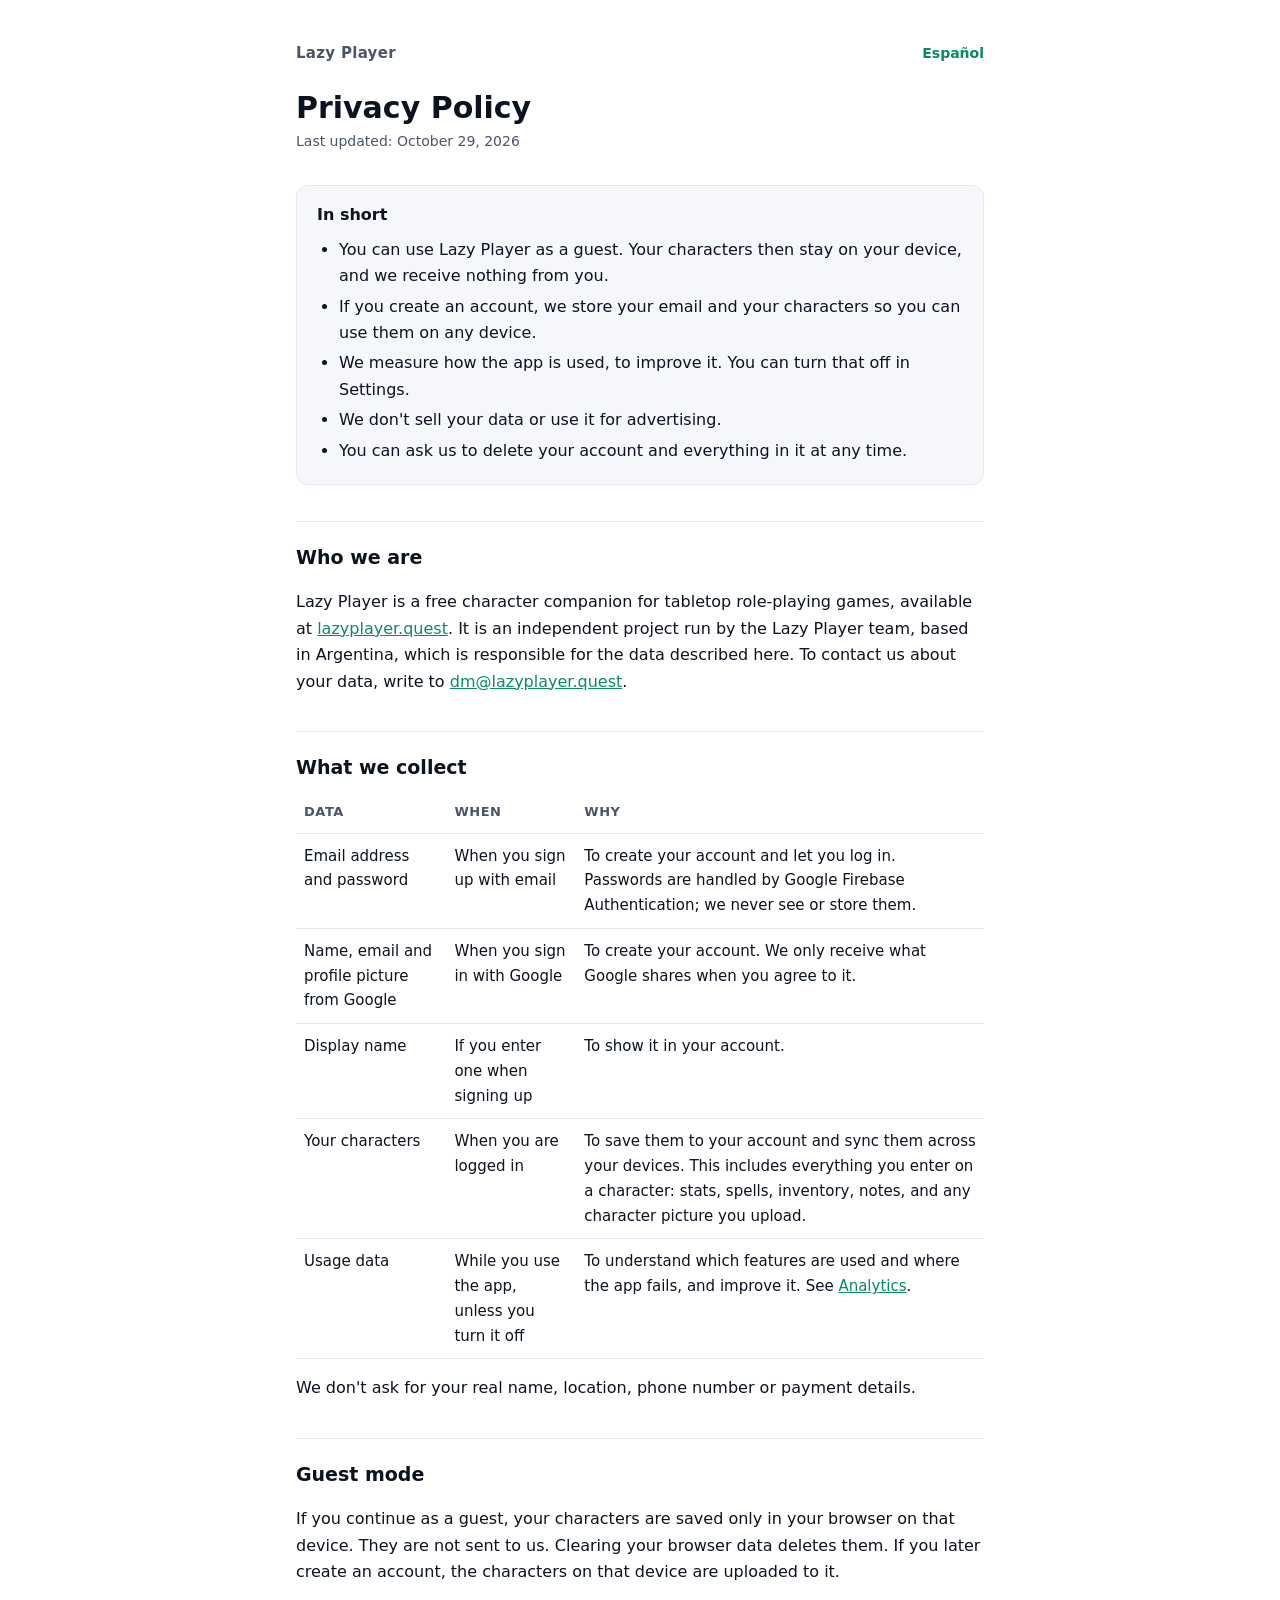
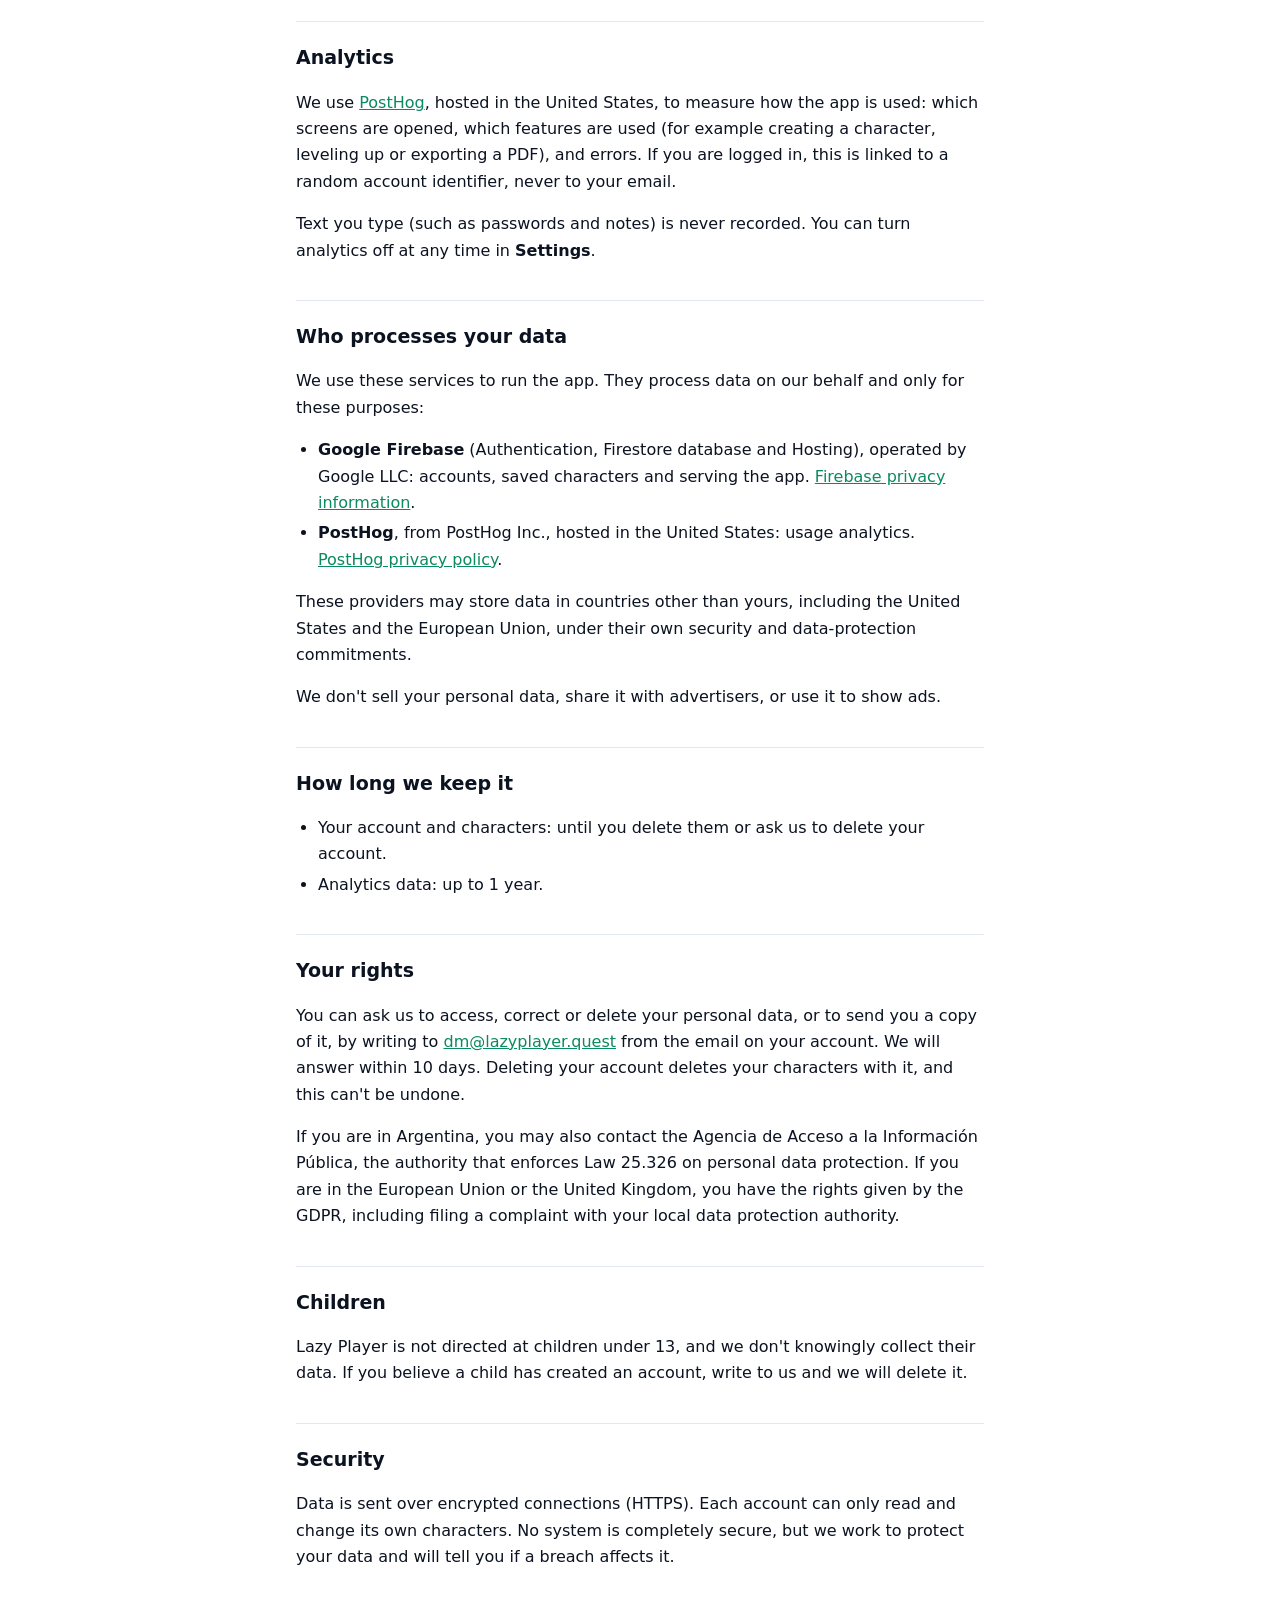
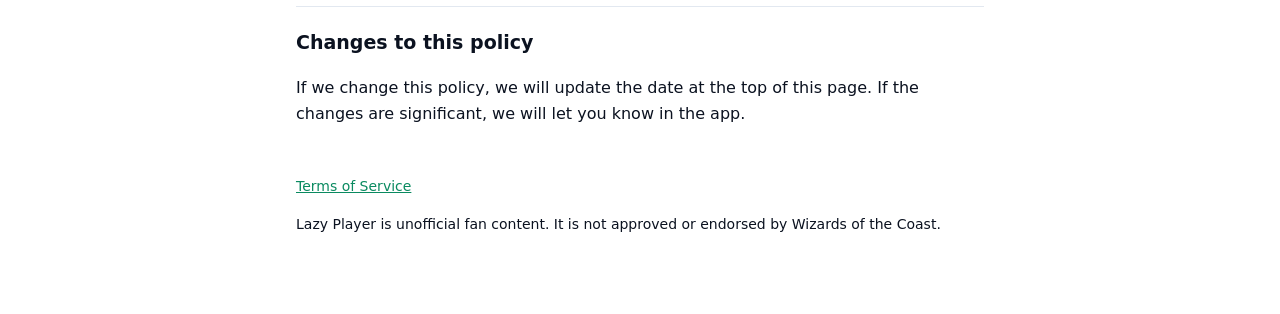
<file: index.html>
<!doctype html>
<html lang="en">
<head>
  <meta charset="utf-8">
  <meta name="viewport" content="width=device-width, initial-scale=1">
  <title>Lazy Player · Privacy Policy</title>
  <meta name="description" content="How Lazy Player collects, uses and protects your data.">
  <link rel="stylesheet" href="style.css">
</head>
<body>
<main>
  <header>
    <span class="brand">Lazy Player</span>
    <span class="lang"><a href="es.html" hreflang="es" lang="es">Español</a></span>
  </header>

  <h1>Privacy Policy</h1>
  <p class="updated">Last updated: October 29, 2026</p>

  <div class="summary">
    <strong>In short</strong>
    <ul>
      <li>You can use Lazy Player as a guest. Your characters then stay on your device, and we receive nothing from you.</li>
      <li>If you create an account, we store your email and your characters so you can use them on any device.</li>
      <li>We measure how the app is used, to improve it. You can turn that off in Settings.</li>
      <li>We don't sell your data or use it for advertising.</li>
      <li>You can ask us to delete your account and everything in it at any time.</li>
    </ul>
  </div>

  <h2>Who we are</h2>
  <p>Lazy Player is a free character companion for tabletop role-playing games, available at <a href="https://lazyplayer.quest">lazyplayer.quest</a>. It is an independent project run by the Lazy Player team, based in Argentina, which is responsible for the data described here. To contact us about your data, write to <a href="mailto:dm@lazyplayer.quest">dm@lazyplayer.quest</a>.</p>

  <h2>What we collect</h2>
  <table>
    <thead><tr><th>Data</th><th>When</th><th>Why</th></tr></thead>
    <tbody>
      <tr>
        <td>Email address and password</td>
        <td>When you sign up with email</td>
        <td>To create your account and let you log in. Passwords are handled by Google Firebase Authentication; we never see or store them.</td>
      </tr>
      <tr>
        <td>Name, email and profile picture from Google</td>
        <td>When you sign in with Google</td>
        <td>To create your account. We only receive what Google shares when you agree to it.</td>
      </tr>
      <tr>
        <td>Display name</td>
        <td>If you enter one when signing up</td>
        <td>To show it in your account.</td>
      </tr>
      <tr>
        <td>Your characters</td>
        <td>When you are logged in</td>
        <td>To save them to your account and sync them across your devices. This includes everything you enter on a character: stats, spells, inventory, notes, and any character picture you upload.</td>
      </tr>
      <tr>
        <td>Usage data</td>
        <td>While you use the app, unless you turn it off</td>
        <td>To understand which features are used and where the app fails, and improve it. See <a href="#analytics">Analytics</a>.</td>
      </tr>
    </tbody>
  </table>
  <p>We don't ask for your real name, location, phone number or payment details.</p>

  <h2>Guest mode</h2>
  <p>If you continue as a guest, your characters are saved only in your browser on that device. They are not sent to us. Clearing your browser data deletes them. If you later create an account, the characters on that device are uploaded to it.</p>

  <h2 id="analytics">Analytics</h2>
  <p>We use <a href="https://posthog.com/privacy">PostHog</a>, hosted in the United States, to measure how the app is used: which screens are opened, which features are used (for example creating a character, leveling up or exporting a PDF), and errors. If you are logged in, this is linked to a random account identifier, never to your email.</p>
  <p>Text you type (such as passwords and notes) is never recorded. You can turn analytics off at any time in <strong>Settings</strong>.</p>

  <h2>Who processes your data</h2>
  <p>We use these services to run the app. They process data on our behalf and only for these purposes:</p>
  <ul>
    <li><strong>Google Firebase</strong> (Authentication, Firestore database and Hosting), operated by Google LLC: accounts, saved characters and serving the app. <a href="https://firebase.google.com/support/privacy">Firebase privacy information</a>.</li>
    <li><strong>PostHog</strong>, from PostHog Inc., hosted in the United States: usage analytics. <a href="https://posthog.com/privacy">PostHog privacy policy</a>.</li>
  </ul>
  <p>These providers may store data in countries other than yours, including the United States and the European Union, under their own security and data-protection commitments.</p>
  <p>We don't sell your personal data, share it with advertisers, or use it to show ads.</p>

  <h2>How long we keep it</h2>
  <ul>
    <li>Your account and characters: until you delete them or ask us to delete your account.</li>
    <li>Analytics data: up to 1 year.</li>
  </ul>

  <h2>Your rights</h2>
  <p>You can ask us to access, correct or delete your personal data, or to send you a copy of it, by writing to <a href="mailto:dm@lazyplayer.quest">dm@lazyplayer.quest</a> from the email on your account. We will answer within 10 days. Deleting your account deletes your characters with it, and this can't be undone.</p>
  <p>If you are in Argentina, you may also contact the Agencia de Acceso a la Información Pública, the authority that enforces Law 25.326 on personal data protection. If you are in the European Union or the United Kingdom, you have the rights given by the GDPR, including filing a complaint with your local data protection authority.</p>

  <h2>Children</h2>
  <p>Lazy Player is not directed at children under 13, and we don't knowingly collect their data. If you believe a child has created an account, write to us and we will delete it.</p>

  <h2>Security</h2>
  <p>Data is sent over encrypted connections (HTTPS). Each account can only read and change its own characters. No system is completely secure, but we work to protect your data and will tell you if a breach affects it.</p>

  <h2>Changes to this policy</h2>
  <p>If we change this policy, we will update the date at the top of this page. If the changes are significant, we will let you know in the app.</p>

  <footer>
    <p><a href="terms.html">Terms of Service</a></p>
    <p>Lazy Player is unofficial fan content. It is not approved or endorsed by Wizards of the Coast.</p>
  </footer>
</main>
</body>
</html>
</file>
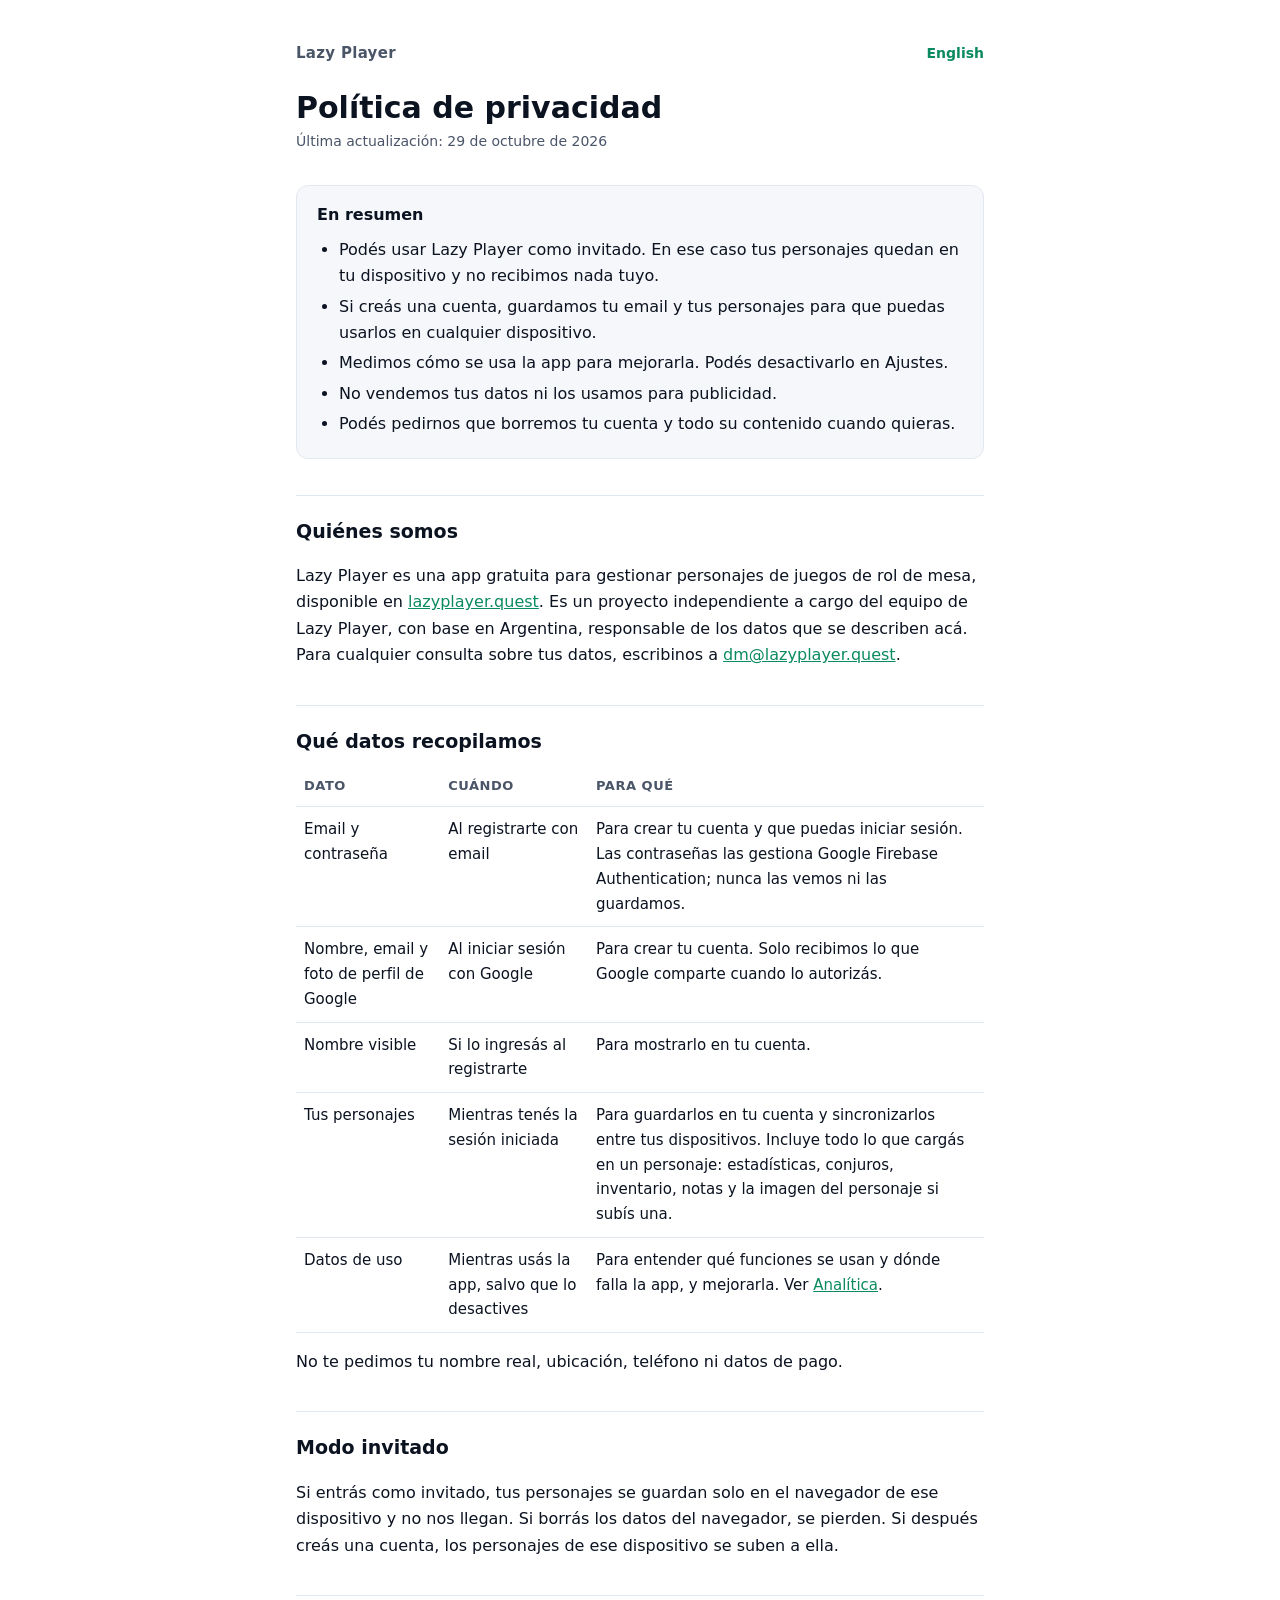
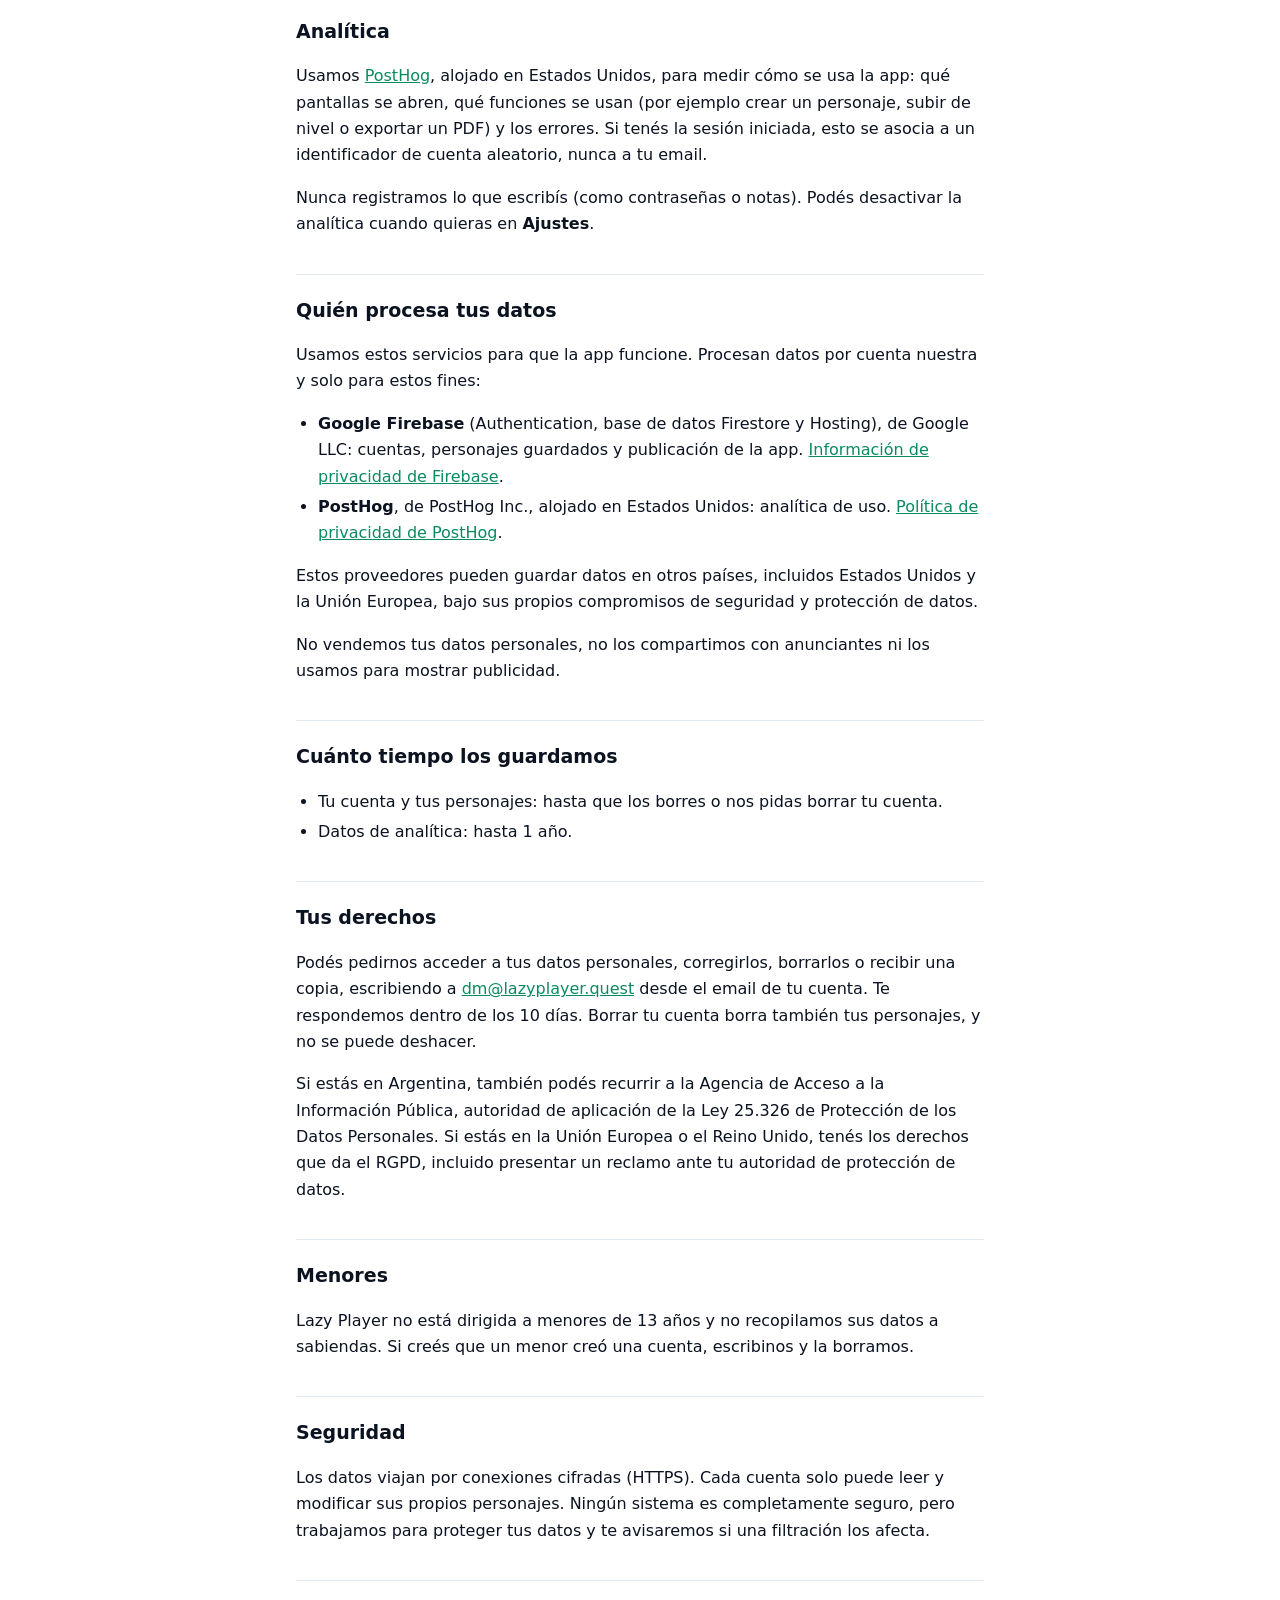
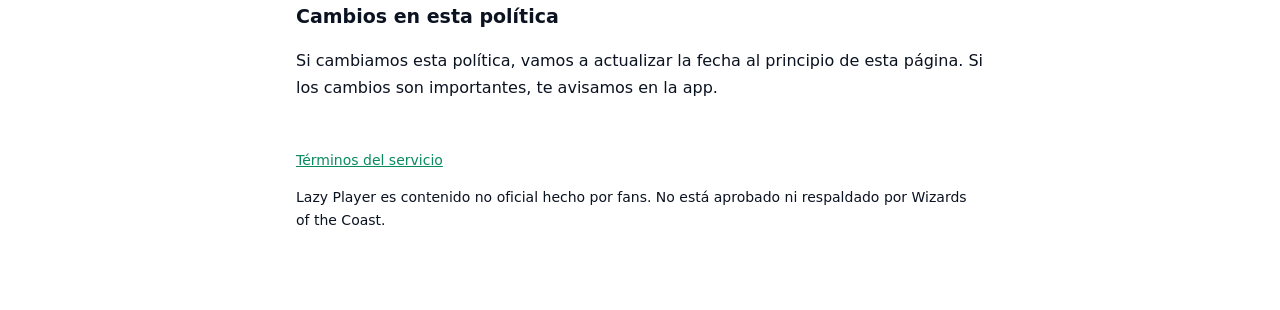
<file: es.html>
<!doctype html>
<html lang="es">
<head>
  <meta charset="utf-8">
  <meta name="viewport" content="width=device-width, initial-scale=1">
  <title>Lazy Player · Política de privacidad</title>
  <meta name="description" content="Cómo Lazy Player recopila, usa y protege tus datos.">
  <link rel="stylesheet" href="style.css">
</head>
<body>
<main>
  <header>
    <span class="brand">Lazy Player</span>
    <span class="lang"><a href="index.html" hreflang="en" lang="en">English</a></span>
  </header>

  <h1>Política de privacidad</h1>
  <p class="updated">Última actualización: 29 de octubre de 2026</p>

  <div class="summary">
    <strong>En resumen</strong>
    <ul>
      <li>Podés usar Lazy Player como invitado. En ese caso tus personajes quedan en tu dispositivo y no recibimos nada tuyo.</li>
      <li>Si creás una cuenta, guardamos tu email y tus personajes para que puedas usarlos en cualquier dispositivo.</li>
      <li>Medimos cómo se usa la app para mejorarla. Podés desactivarlo en Ajustes.</li>
      <li>No vendemos tus datos ni los usamos para publicidad.</li>
      <li>Podés pedirnos que borremos tu cuenta y todo su contenido cuando quieras.</li>
    </ul>
  </div>

  <h2>Quiénes somos</h2>
  <p>Lazy Player es una app gratuita para gestionar personajes de juegos de rol de mesa, disponible en <a href="https://lazyplayer.quest">lazyplayer.quest</a>. Es un proyecto independiente a cargo del equipo de Lazy Player, con base en Argentina, responsable de los datos que se describen acá. Para cualquier consulta sobre tus datos, escribinos a <a href="mailto:dm@lazyplayer.quest">dm@lazyplayer.quest</a>.</p>

  <h2>Qué datos recopilamos</h2>
  <table>
    <thead><tr><th>Dato</th><th>Cuándo</th><th>Para qué</th></tr></thead>
    <tbody>
      <tr>
        <td>Email y contraseña</td>
        <td>Al registrarte con email</td>
        <td>Para crear tu cuenta y que puedas iniciar sesión. Las contraseñas las gestiona Google Firebase Authentication; nunca las vemos ni las guardamos.</td>
      </tr>
      <tr>
        <td>Nombre, email y foto de perfil de Google</td>
        <td>Al iniciar sesión con Google</td>
        <td>Para crear tu cuenta. Solo recibimos lo que Google comparte cuando lo autorizás.</td>
      </tr>
      <tr>
        <td>Nombre visible</td>
        <td>Si lo ingresás al registrarte</td>
        <td>Para mostrarlo en tu cuenta.</td>
      </tr>
      <tr>
        <td>Tus personajes</td>
        <td>Mientras tenés la sesión iniciada</td>
        <td>Para guardarlos en tu cuenta y sincronizarlos entre tus dispositivos. Incluye todo lo que cargás en un personaje: estadísticas, conjuros, inventario, notas y la imagen del personaje si subís una.</td>
      </tr>
      <tr>
        <td>Datos de uso</td>
        <td>Mientras usás la app, salvo que lo desactives</td>
        <td>Para entender qué funciones se usan y dónde falla la app, y mejorarla. Ver <a href="#analitica">Analítica</a>.</td>
      </tr>
    </tbody>
  </table>
  <p>No te pedimos tu nombre real, ubicación, teléfono ni datos de pago.</p>

  <h2>Modo invitado</h2>
  <p>Si entrás como invitado, tus personajes se guardan solo en el navegador de ese dispositivo y no nos llegan. Si borrás los datos del navegador, se pierden. Si después creás una cuenta, los personajes de ese dispositivo se suben a ella.</p>

  <h2 id="analitica">Analítica</h2>
  <p>Usamos <a href="https://posthog.com/privacy">PostHog</a>, alojado en Estados Unidos, para medir cómo se usa la app: qué pantallas se abren, qué funciones se usan (por ejemplo crear un personaje, subir de nivel o exportar un PDF) y los errores. Si tenés la sesión iniciada, esto se asocia a un identificador de cuenta aleatorio, nunca a tu email.</p>
  <p>Nunca registramos lo que escribís (como contraseñas o notas). Podés desactivar la analítica cuando quieras en <strong>Ajustes</strong>.</p>

  <h2>Quién procesa tus datos</h2>
  <p>Usamos estos servicios para que la app funcione. Procesan datos por cuenta nuestra y solo para estos fines:</p>
  <ul>
    <li><strong>Google Firebase</strong> (Authentication, base de datos Firestore y Hosting), de Google LLC: cuentas, personajes guardados y publicación de la app. <a href="https://firebase.google.com/support/privacy">Información de privacidad de Firebase</a>.</li>
    <li><strong>PostHog</strong>, de PostHog Inc., alojado en Estados Unidos: analítica de uso. <a href="https://posthog.com/privacy">Política de privacidad de PostHog</a>.</li>
  </ul>
  <p>Estos proveedores pueden guardar datos en otros países, incluidos Estados Unidos y la Unión Europea, bajo sus propios compromisos de seguridad y protección de datos.</p>
  <p>No vendemos tus datos personales, no los compartimos con anunciantes ni los usamos para mostrar publicidad.</p>

  <h2>Cuánto tiempo los guardamos</h2>
  <ul>
    <li>Tu cuenta y tus personajes: hasta que los borres o nos pidas borrar tu cuenta.</li>
    <li>Datos de analítica: hasta 1 año.</li>
  </ul>

  <h2>Tus derechos</h2>
  <p>Podés pedirnos acceder a tus datos personales, corregirlos, borrarlos o recibir una copia, escribiendo a <a href="mailto:dm@lazyplayer.quest">dm@lazyplayer.quest</a> desde el email de tu cuenta. Te respondemos dentro de los 10 días. Borrar tu cuenta borra también tus personajes, y no se puede deshacer.</p>
  <p>Si estás en Argentina, también podés recurrir a la Agencia de Acceso a la Información Pública, autoridad de aplicación de la Ley 25.326 de Protección de los Datos Personales. Si estás en la Unión Europea o el Reino Unido, tenés los derechos que da el RGPD, incluido presentar un reclamo ante tu autoridad de protección de datos.</p>

  <h2>Menores</h2>
  <p>Lazy Player no está dirigida a menores de 13 años y no recopilamos sus datos a sabiendas. Si creés que un menor creó una cuenta, escribinos y la borramos.</p>

  <h2>Seguridad</h2>
  <p>Los datos viajan por conexiones cifradas (HTTPS). Cada cuenta solo puede leer y modificar sus propios personajes. Ningún sistema es completamente seguro, pero trabajamos para proteger tus datos y te avisaremos si una filtración los afecta.</p>

  <h2>Cambios en esta política</h2>
  <p>Si cambiamos esta política, vamos a actualizar la fecha al principio de esta página. Si los cambios son importantes, te avisamos en la app.</p>

  <footer>
    <p><a href="terminos.html">Términos del servicio</a></p>
    <p>Lazy Player es contenido no oficial hecho por fans. No está aprobado ni respaldado por Wizards of the Coast.</p>
  </footer>
</main>
</body>
</html>
</file>
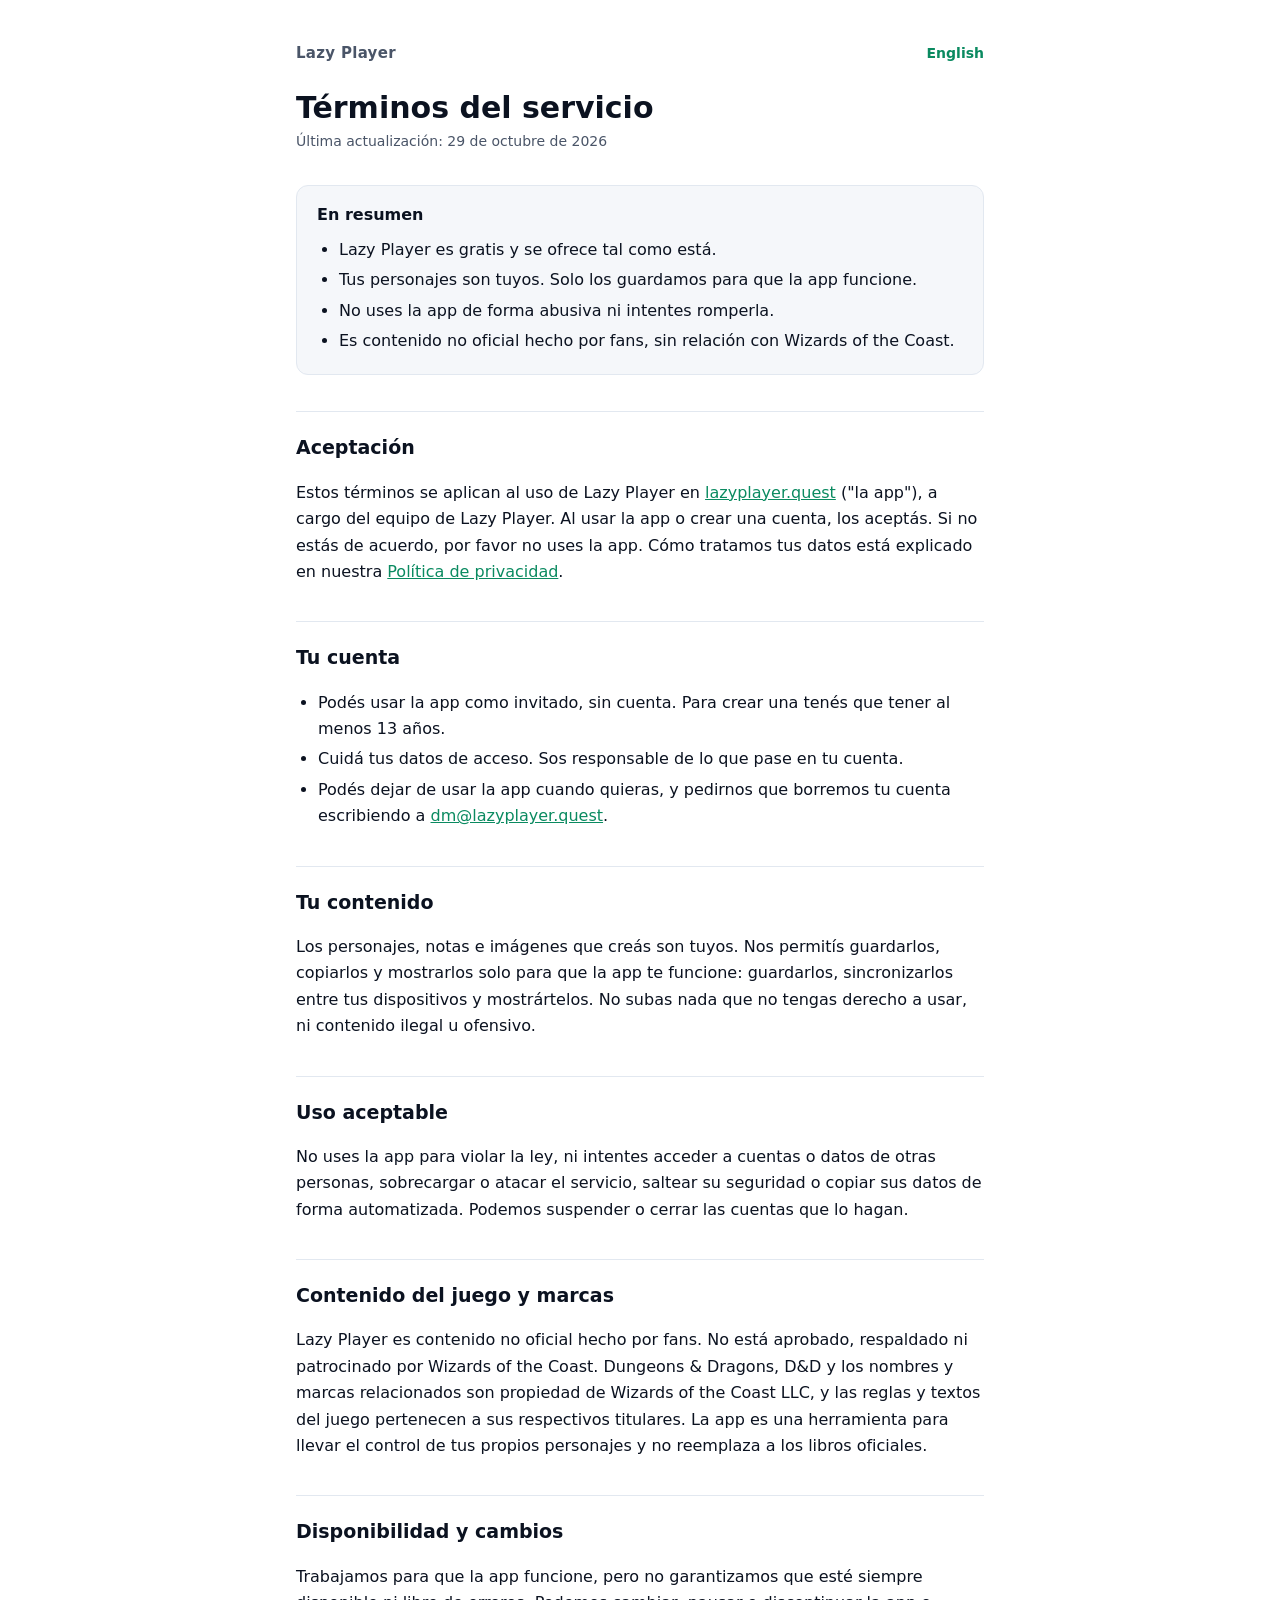
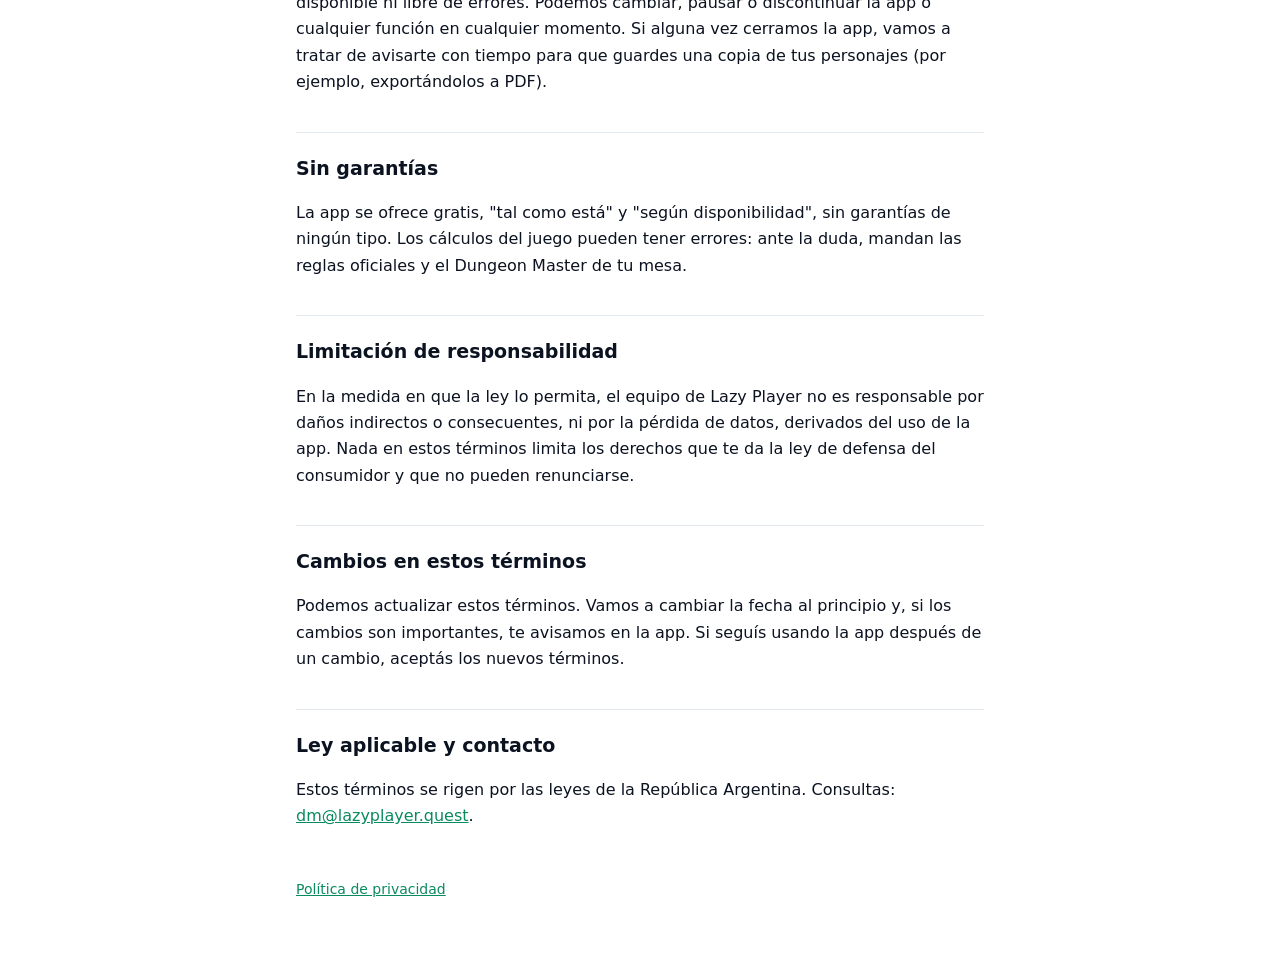
<file: terminos.html>
<!doctype html>
<html lang="es">
<head>
  <meta charset="utf-8">
  <meta name="viewport" content="width=device-width, initial-scale=1">
  <title>Lazy Player · Términos del servicio</title>
  <meta name="description" content="Las condiciones para usar Lazy Player.">
  <link rel="stylesheet" href="style.css">
</head>
<body>
<main>
  <header>
    <span class="brand">Lazy Player</span>
    <span class="lang"><a href="terms.html" hreflang="en" lang="en">English</a></span>
  </header>

  <h1>Términos del servicio</h1>
  <p class="updated">Última actualización: 29 de octubre de 2026</p>

  <div class="summary">
    <strong>En resumen</strong>
    <ul>
      <li>Lazy Player es gratis y se ofrece tal como está.</li>
      <li>Tus personajes son tuyos. Solo los guardamos para que la app funcione.</li>
      <li>No uses la app de forma abusiva ni intentes romperla.</li>
      <li>Es contenido no oficial hecho por fans, sin relación con Wizards of the Coast.</li>
    </ul>
  </div>

  <h2>Aceptación</h2>
  <p>Estos términos se aplican al uso de Lazy Player en <a href="https://lazyplayer.quest">lazyplayer.quest</a> ("la app"), a cargo del equipo de Lazy Player. Al usar la app o crear una cuenta, los aceptás. Si no estás de acuerdo, por favor no uses la app. Cómo tratamos tus datos está explicado en nuestra <a href="es.html">Política de privacidad</a>.</p>

  <h2>Tu cuenta</h2>
  <ul>
    <li>Podés usar la app como invitado, sin cuenta. Para crear una tenés que tener al menos 13 años.</li>
    <li>Cuidá tus datos de acceso. Sos responsable de lo que pase en tu cuenta.</li>
    <li>Podés dejar de usar la app cuando quieras, y pedirnos que borremos tu cuenta escribiendo a <a href="mailto:dm@lazyplayer.quest">dm@lazyplayer.quest</a>.</li>
  </ul>

  <h2>Tu contenido</h2>
  <p>Los personajes, notas e imágenes que creás son tuyos. Nos permitís guardarlos, copiarlos y mostrarlos solo para que la app te funcione: guardarlos, sincronizarlos entre tus dispositivos y mostrártelos. No subas nada que no tengas derecho a usar, ni contenido ilegal u ofensivo.</p>

  <h2>Uso aceptable</h2>
  <p>No uses la app para violar la ley, ni intentes acceder a cuentas o datos de otras personas, sobrecargar o atacar el servicio, saltear su seguridad o copiar sus datos de forma automatizada. Podemos suspender o cerrar las cuentas que lo hagan.</p>

  <h2>Contenido del juego y marcas</h2>
  <p>Lazy Player es contenido no oficial hecho por fans. No está aprobado, respaldado ni patrocinado por Wizards of the Coast. Dungeons &amp; Dragons, D&amp;D y los nombres y marcas relacionados son propiedad de Wizards of the Coast LLC, y las reglas y textos del juego pertenecen a sus respectivos titulares. La app es una herramienta para llevar el control de tus propios personajes y no reemplaza a los libros oficiales.</p>

  <h2>Disponibilidad y cambios</h2>
  <p>Trabajamos para que la app funcione, pero no garantizamos que esté siempre disponible ni libre de errores. Podemos cambiar, pausar o discontinuar la app o cualquier función en cualquier momento. Si alguna vez cerramos la app, vamos a tratar de avisarte con tiempo para que guardes una copia de tus personajes (por ejemplo, exportándolos a PDF).</p>

  <h2>Sin garantías</h2>
  <p>La app se ofrece gratis, "tal como está" y "según disponibilidad", sin garantías de ningún tipo. Los cálculos del juego pueden tener errores: ante la duda, mandan las reglas oficiales y el Dungeon Master de tu mesa.</p>

  <h2>Limitación de responsabilidad</h2>
  <p>En la medida en que la ley lo permita, el equipo de Lazy Player no es responsable por daños indirectos o consecuentes, ni por la pérdida de datos, derivados del uso de la app. Nada en estos términos limita los derechos que te da la ley de defensa del consumidor y que no pueden renunciarse.</p>

  <h2>Cambios en estos términos</h2>
  <p>Podemos actualizar estos términos. Vamos a cambiar la fecha al principio y, si los cambios son importantes, te avisamos en la app. Si seguís usando la app después de un cambio, aceptás los nuevos términos.</p>

  <h2>Ley aplicable y contacto</h2>
  <p>Estos términos se rigen por las leyes de la República Argentina. Consultas: <a href="mailto:dm@lazyplayer.quest">dm@lazyplayer.quest</a>.</p>

  <footer>
    <p><a href="es.html">Política de privacidad</a></p>
  </footer>
</main>
</body>
</html>
</file>
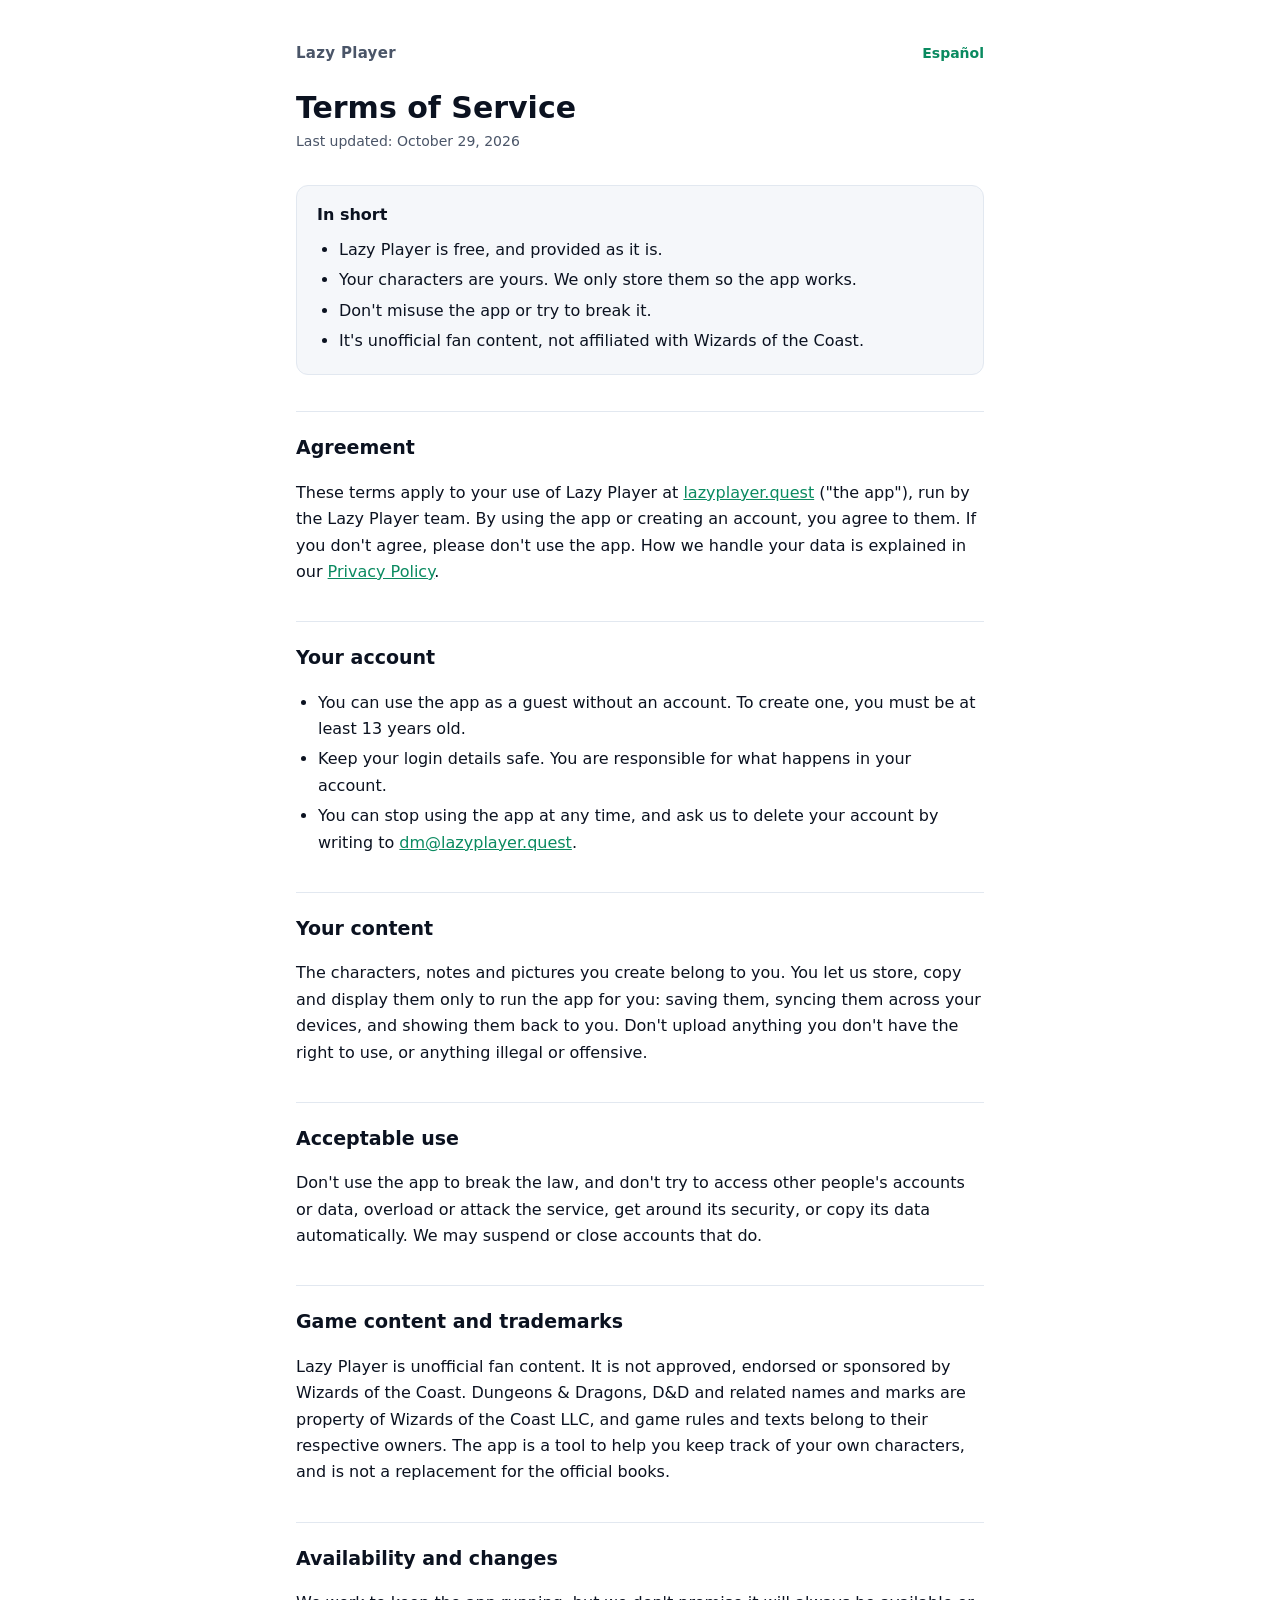
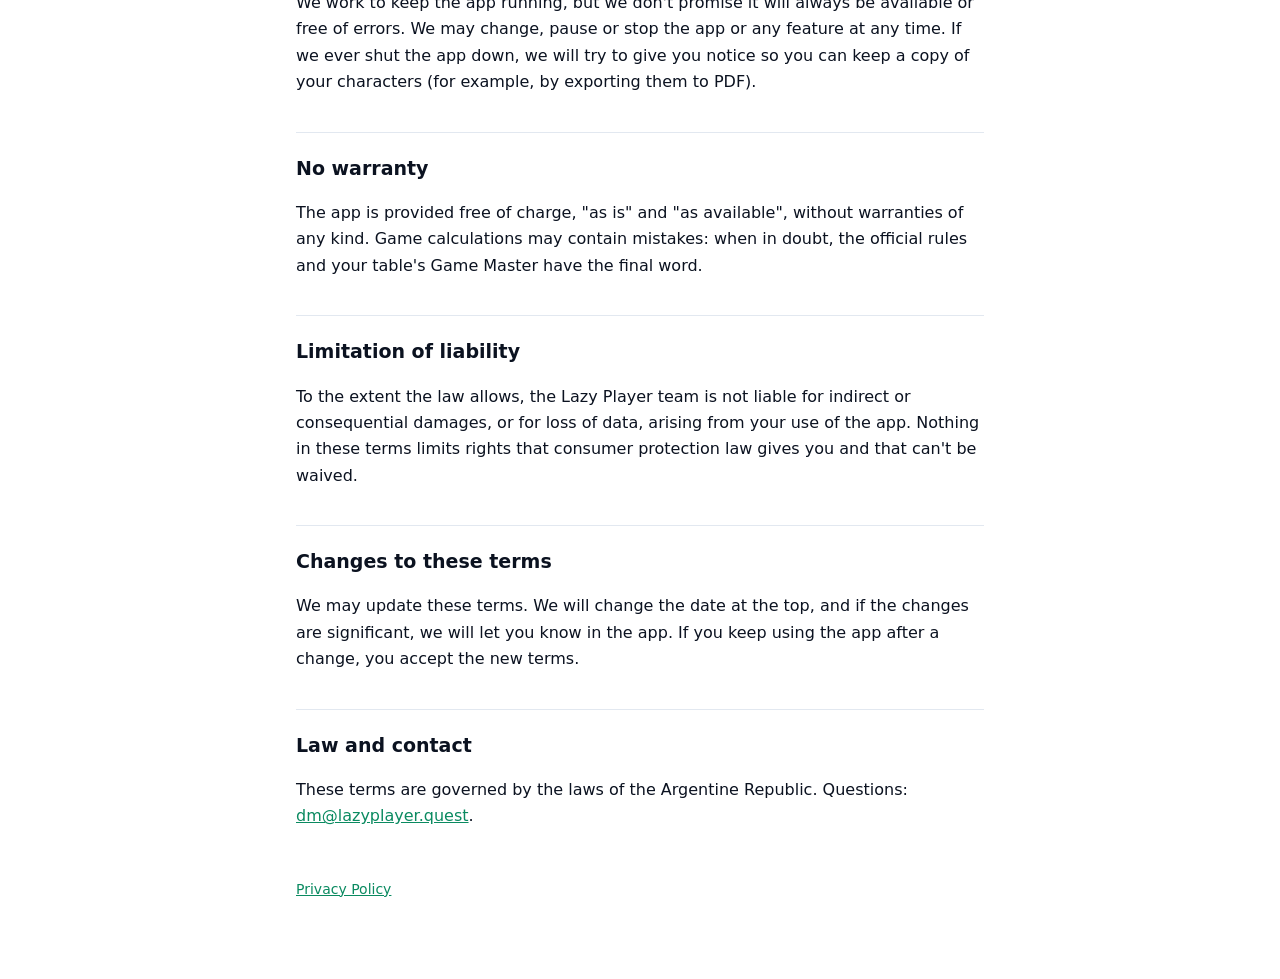
<file: terms.html>
<!doctype html>
<html lang="en">
<head>
  <meta charset="utf-8">
  <meta name="viewport" content="width=device-width, initial-scale=1">
  <title>Lazy Player · Terms of Service</title>
  <meta name="description" content="The terms for using Lazy Player.">
  <link rel="stylesheet" href="style.css">
</head>
<body>
<main>
  <header>
    <span class="brand">Lazy Player</span>
    <span class="lang"><a href="terminos.html" hreflang="es" lang="es">Español</a></span>
  </header>

  <h1>Terms of Service</h1>
  <p class="updated">Last updated: October 29, 2026</p>

  <div class="summary">
    <strong>In short</strong>
    <ul>
      <li>Lazy Player is free, and provided as it is.</li>
      <li>Your characters are yours. We only store them so the app works.</li>
      <li>Don't misuse the app or try to break it.</li>
      <li>It's unofficial fan content, not affiliated with Wizards of the Coast.</li>
    </ul>
  </div>

  <h2>Agreement</h2>
  <p>These terms apply to your use of Lazy Player at <a href="https://lazyplayer.quest">lazyplayer.quest</a> ("the app"), run by the Lazy Player team. By using the app or creating an account, you agree to them. If you don't agree, please don't use the app. How we handle your data is explained in our <a href="index.html">Privacy Policy</a>.</p>

  <h2>Your account</h2>
  <ul>
    <li>You can use the app as a guest without an account. To create one, you must be at least 13 years old.</li>
    <li>Keep your login details safe. You are responsible for what happens in your account.</li>
    <li>You can stop using the app at any time, and ask us to delete your account by writing to <a href="mailto:dm@lazyplayer.quest">dm@lazyplayer.quest</a>.</li>
  </ul>

  <h2>Your content</h2>
  <p>The characters, notes and pictures you create belong to you. You let us store, copy and display them only to run the app for you: saving them, syncing them across your devices, and showing them back to you. Don't upload anything you don't have the right to use, or anything illegal or offensive.</p>

  <h2>Acceptable use</h2>
  <p>Don't use the app to break the law, and don't try to access other people's accounts or data, overload or attack the service, get around its security, or copy its data automatically. We may suspend or close accounts that do.</p>

  <h2>Game content and trademarks</h2>
  <p>Lazy Player is unofficial fan content. It is not approved, endorsed or sponsored by Wizards of the Coast. Dungeons &amp; Dragons, D&amp;D and related names and marks are property of Wizards of the Coast LLC, and game rules and texts belong to their respective owners. The app is a tool to help you keep track of your own characters, and is not a replacement for the official books.</p>

  <h2>Availability and changes</h2>
  <p>We work to keep the app running, but we don't promise it will always be available or free of errors. We may change, pause or stop the app or any feature at any time. If we ever shut the app down, we will try to give you notice so you can keep a copy of your characters (for example, by exporting them to PDF).</p>

  <h2>No warranty</h2>
  <p>The app is provided free of charge, "as is" and "as available", without warranties of any kind. Game calculations may contain mistakes: when in doubt, the official rules and your table's Game Master have the final word.</p>

  <h2>Limitation of liability</h2>
  <p>To the extent the law allows, the Lazy Player team is not liable for indirect or consequential damages, or for loss of data, arising from your use of the app. Nothing in these terms limits rights that consumer protection law gives you and that can't be waived.</p>

  <h2>Changes to these terms</h2>
  <p>We may update these terms. We will change the date at the top, and if the changes are significant, we will let you know in the app. If you keep using the app after a change, you accept the new terms.</p>

  <h2>Law and contact</h2>
  <p>These terms are governed by the laws of the Argentine Republic. Questions: <a href="mailto:dm@lazyplayer.quest">dm@lazyplayer.quest</a>.</p>

  <footer>
    <p><a href="index.html">Privacy Policy</a></p>
  </footer>
</main>
</body>
</html>
</file>
<file: style.css>
:root {
  --bg: #030812;
  --card: #0d1626;
  --fg: #f2f4f7;
  --muted: #a3acb9;
  --line: #1f2a3d;
  --accent: #0fba82;
  color-scheme: dark;
}
@media (prefers-color-scheme: light) {
  :root {
    --bg: #ffffff;
    --card: #f5f7fa;
    --fg: #0b1220;
    --muted: #4a5568;
    --line: #e2e8f0;
    --accent: #0a8a60;
    color-scheme: light;
  }
}
* { box-sizing: border-box; }
html { -webkit-text-size-adjust: 100%; }
body {
  margin: 0;
  background: var(--bg);
  color: var(--fg);
  font: 16px/1.65 system-ui, -apple-system, "Segoe UI", Roboto, sans-serif;
}
main { max-width: 720px; margin: 0 auto; padding: 40px 16px 64px; }
header { display: flex; justify-content: space-between; align-items: center; gap: 16px; margin-bottom: 8px; }
.brand { font-weight: 700; font-size: 15px; color: var(--muted); letter-spacing: .02em; }
.lang a { color: var(--accent); text-decoration: none; font-weight: 600; font-size: 14px; }
h1 { font-size: 30px; line-height: 1.2; margin: 24px 0 4px; }
.updated { color: var(--muted); font-size: 14px; margin: 0 0 32px; }
h2 { font-size: 19px; margin: 36px 0 8px; padding-top: 20px; border-top: 1px solid var(--line); }
p, li { color: var(--fg); }
ul { padding-left: 22px; }
li { margin: 4px 0; }
a { color: var(--accent); }
.summary { background: var(--card); border: 1px solid var(--line); border-radius: 12px; padding: 16px 20px; }
.summary ul { margin: 8px 0 0; }
table { width: 100%; border-collapse: collapse; font-size: 15px; margin: 8px 0; }
th, td { text-align: left; vertical-align: top; padding: 10px 8px; border-bottom: 1px solid var(--line); }
th { color: var(--muted); font-weight: 600; font-size: 13px; text-transform: uppercase; letter-spacing: .04em; }
@media (max-width: 520px) {
  table, thead, tbody, tr, th, td { display: block; }
  thead { display: none; }
  tr { padding: 10px 0; border-bottom: 1px solid var(--line); }
  td { border: 0; padding: 2px 0; }
  td:first-child { font-weight: 700; }
}
footer { margin-top: 48px; color: var(--muted); font-size: 14px; }
</file>
